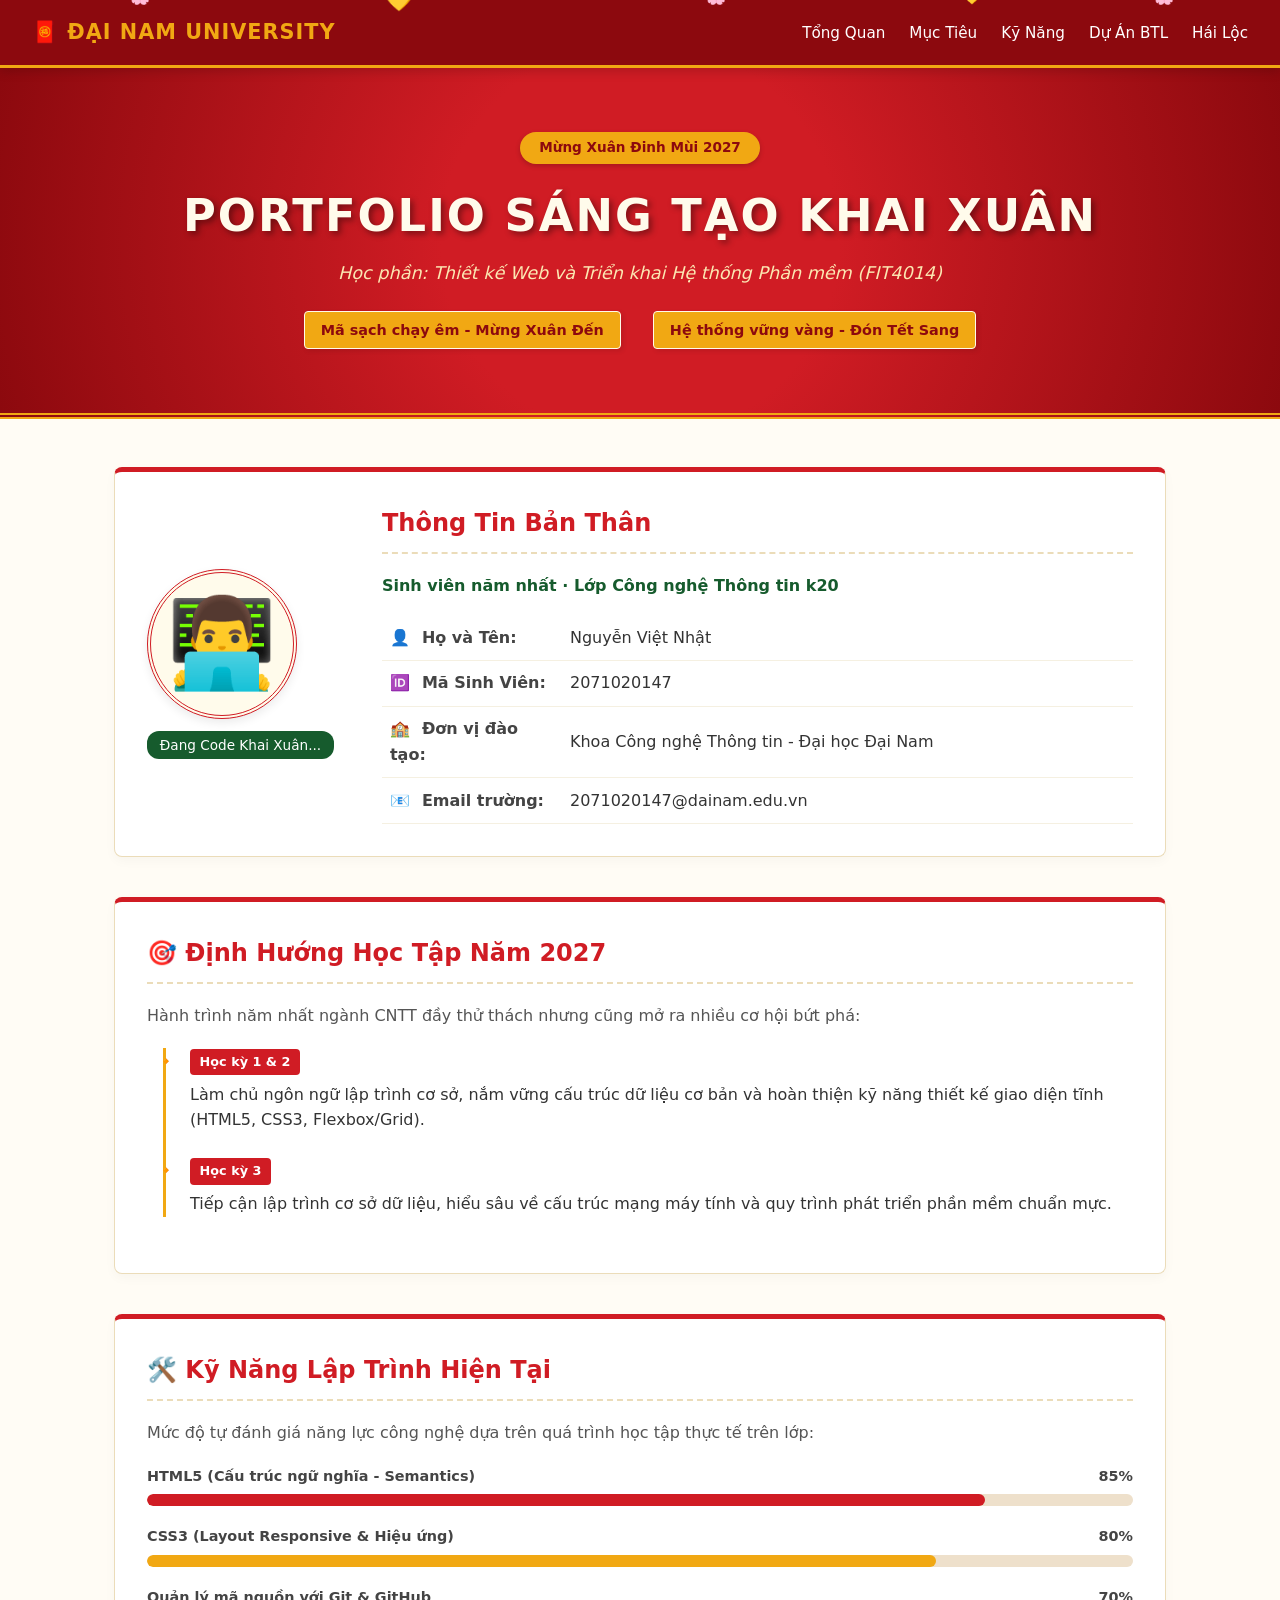
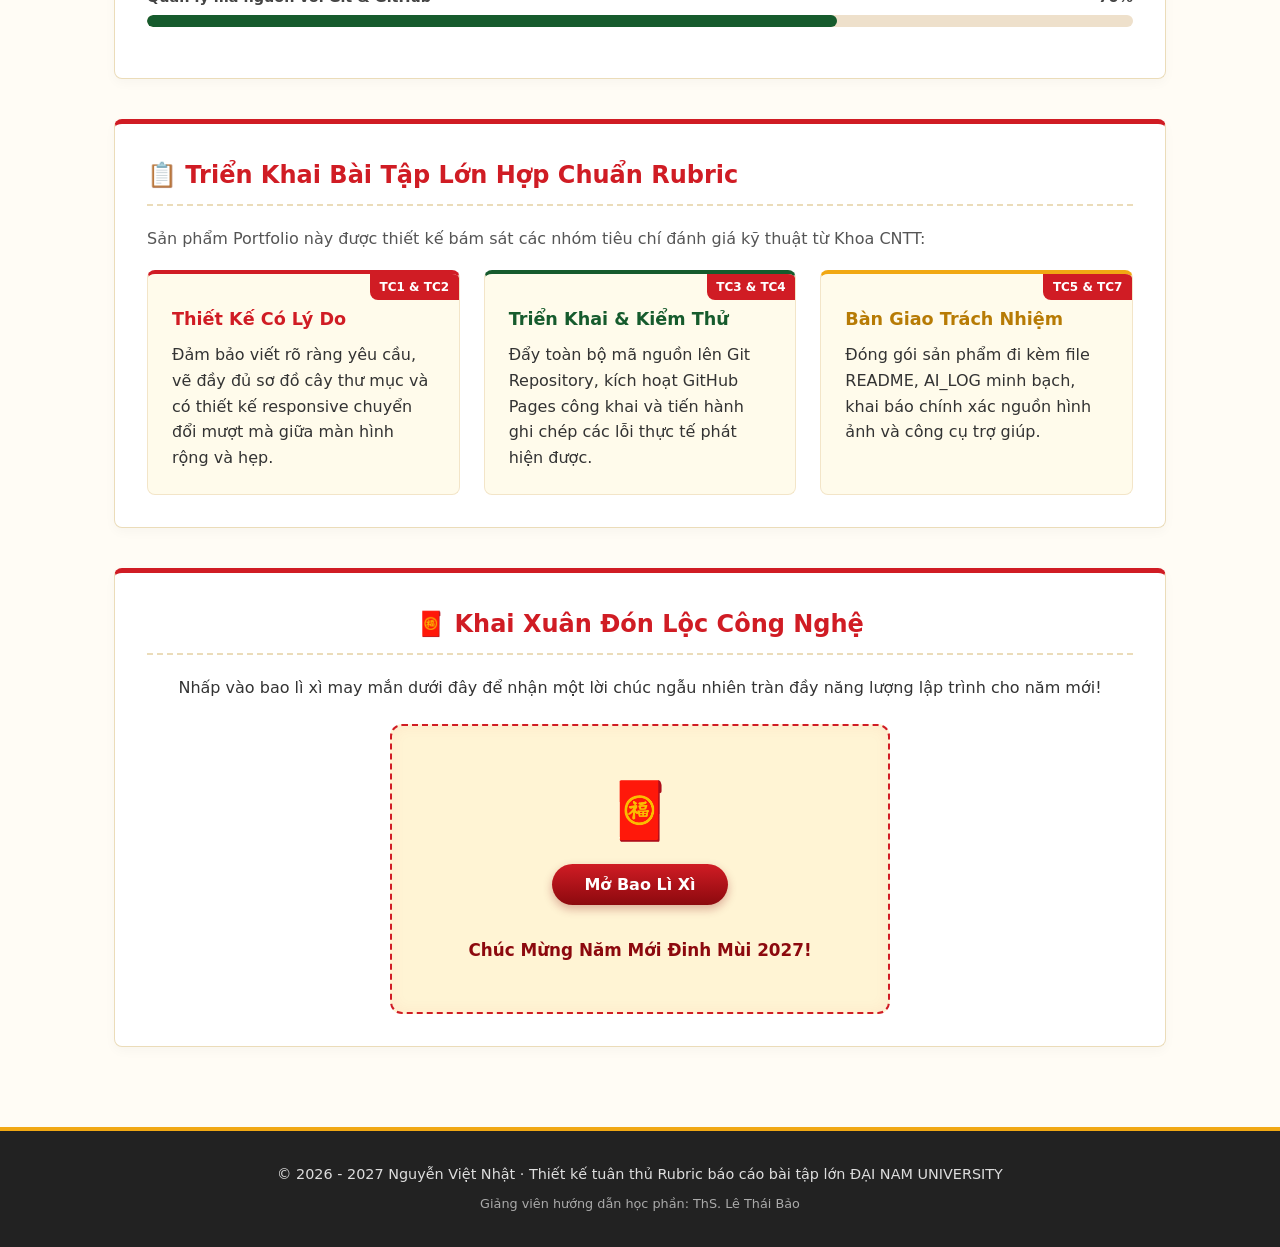
<file: index.html>
<!DOCTYPE html>
<html lang="vi">
<head>
    <meta charset="UTF-8">
    <meta name="viewport" content="width=device-width, initial-scale=1.0">
    <title>Chương Trình Khai Xuân - Portfolio Sinh Viên CNTT 2027</title>
    <link rel="stylesheet" href="./css/style.css">
</head>
<body>

    <div class="blossom-container">
        <div class="petal">🌸</div>
        <div class="petal">💛</div>
        <div class="petal">🌸</div>
        <div class="petal">💛</div>
        <div class="petal">🌸</div>
    </div>

    <nav class="navbar">
        <div class="nav-logo">🧧 ĐẠI NAM UNIVERSITY</div>
        <ul class="nav-links">
            <li><a href="#tong-quan">Tổng Quan</a></li>
            <li><a href="#muc-tieu">Mục Tiêu</a></li>
            <li><a href="#ky-nang">Kỹ Năng</a></li>
            <li><a href="#du-an">Dự Án BTL</a></li>
            <li><a href="#hai-loc">Hái Lộc</a></li>
        </ul>
    </nav>

    <header>
        <div class="header-overlay">
            <span class="tet-badge">Mừng Xuân Đinh Mùi 2027</span>
            <h1>PORTFOLIO SÁNG TẠO KHAI XUÂN</h1>
            <p>Học phần: Thiết kế Web và Triển khai Hệ thống Phần mềm (FIT4014)</p>
            <div class="couplet-container">
                <div class="couplet-text">Mã sạch chạy êm - Mừng Xuân Đến</div>
                <div class="couplet-text">Hệ thống vững vàng - Đón Tết Sang</div>
            </div>
        </div>
    </header>

    <div class="container">
        
        <section id="tong-quan" class="profile-section">
            <div class="profile-grid">
                <div class="avatar-wrapper">
                    <div class="avatar-emoticon">👨‍💻</div>
                    <div class="lucky-status">Đang Code Khai Xuân...</div>
                </div>
                <div class="profile-details">
                    <h2 class="section-title">Thông Tin Bản Thân</h2>
                    <p class="role-text">Sinh viên năm nhất · Lớp Công nghệ Thông tin k20</p>
                    
                    <div class="table-container">
                        <table class="info-table">
                            <tr>
                                <td><i class="icon">👤</i> Họ và Tên:</td>
                                <td>Nguyễn Việt Nhật</td>
                            </tr>
                            <tr>
                                <td><i class="icon">🆔</i> Mã Sinh Viên:</td>
                                <td>2071020147</td>
                            </tr>
                            <tr>
                                <td><i class="icon">🏫</i> Đơn vị đào tạo:</td>
                                <td>Khoa Công nghệ Thông tin - Đại học Đại Nam</td>
                            </tr>
                            <tr>
                                <td><i class="icon">📧</i> Email trường:</td>
                                <td>2071020147@dainam.edu.vn</td>
                            </tr>
                        </table>
                    </div>
                </div>
            </div>
        </section>

        <section id="muc-tieu">
            <h3 class="section-title">🎯 Định Hướng Học Tập Năm 2027</h3>
            <p class="intro-p">Hành trình năm nhất ngành CNTT đầy thử thách nhưng cũng mở ra nhiều cơ hội bứt phá:</p>
            <div class="timeline">
                <div class="timeline-node">
                    <div class="node-badge">Học kỳ 1 & 2</div>
                    <p>Làm chủ ngôn ngữ lập trình cơ sở, nắm vững cấu trúc dữ liệu cơ bản và hoàn thiện kỹ năng thiết kế giao diện tĩnh (HTML5, CSS3, Flexbox/Grid).</p>
                </div>
                <div class="timeline-node">
                    <div class="node-badge">Học kỳ 3</div>
                    <p>Tiếp cận lập trình cơ sở dữ liệu, hiểu sâu về cấu trúc mạng máy tính và quy trình phát triển phần mềm chuẩn mực.</p>
                </div>
            </div>
        </section>

        <section id="ky-nang">
            <h3 class="section-title">🛠️ Kỹ Năng Lập Trình Hiện Tại</h3>
            <p class="intro-p">Mức độ tự đánh giá năng lực công nghệ dựa trên quá trình học tập thực tế trên lớp:</p>
            
            <div class="skill-box">
                <div class="skill-header">
                    <span>HTML5 (Cấu trúc ngữ nghĩa - Semantics)</span>
                    <span>85%</span>
                </div>
                <div class="progress-bar"><div class="progress-fill" style="width: 85%;"></div></div>
            </div>

            <div class="skill-box">
                <div class="skill-header">
                    <span>CSS3 (Layout Responsive & Hiệu ứng)</span>
                    <span>80%</span>
                </div>
                <div class="progress-bar"><div class="progress-fill" style="width: 80%; background-color: var(--gold-tet);"></div></div>
            </div>

            <div class="skill-box">
                <div class="skill-header">
                    <span>Quản lý mã nguồn với Git & GitHub</span>
                    <span>70%</span>
                </div>
                <div class="progress-bar"><div class="progress-fill" style="width: 70%; background-color: var(--green-tet);"></div></div>
            </div>
        </section>

        <section id="du-an">
            <h3 class="section-title">📋 Triển Khai Bài Tập Lớn Hợp Chuẩn Rubric</h3>
            <p class="intro-p">Sản phẩm Portfolio này được thiết kế bám sát các nhóm tiêu chí đánh giá kỹ thuật từ Khoa CNTT:</p>
            
            <div class="cards-grid">
                <div class="card font-red">
                    <div class="card-tag">TC1 & TC2</div>
                    <h5>Thiết Kế Có Lý Do</h5>
                    <p>Đảm bảo viết rõ ràng yêu cầu, vẽ đầy đủ sơ đồ cây thư mục và có thiết kế responsive chuyển đổi mượt mà giữa màn hình rộng và hẹp.</p>
                </div>
                <div class="card font-green">
                    <div class="card-tag">TC3 & TC4</div>
                    <h5>Triển Khai & Kiểm Thử</h5>
                    <p>Đẩy toàn bộ mã nguồn lên Git Repository, kích hoạt GitHub Pages công khai và tiến hành ghi chép các lỗi thực tế phát hiện được.</p>
                </div>
                <div class="card font-gold">
                    <div class="card-tag">TC5 & TC7</div>
                    <h5>Bàn Giao Trách Nhiệm</h5>
                    <p>Đóng gói sản phẩm đi kèm file README, AI_LOG minh bạch, khai báo chính xác nguồn hình ảnh và công cụ trợ giúp.</p>
                </div>
            </div>
        </section>

        <section id="hai-loc" class="wishes-section">
            <h3 class="section-title">🧧 Khai Xuân Đón Lộc Công Nghệ</h3>
            <p>Nhấp vào bao lì xì may mắn dưới đây để nhận một lời chúc ngẫu nhiên tràn đầy năng lượng lập trình cho năm mới!</p>
            
            <div class="interactive-envelope" onclick="generateWish()">
                <div class="envelope-cap">🧧</div>
                <button class="action-btn">Mở Bao Lì Xì</button>
                <div id="wishes-output" class="wishes-output-text">Chúc Mừng Năm Mới Đinh Mùi 2027!</div>
            </div>
        </section>
    </div>

    <footer>
        <div class="footer-content">
            <p>© 2026 - 2027 Nguyễn Việt Nhật · Thiết kế tuân thủ Rubric báo cáo bài tập lớn ĐẠI NAM UNIVERSITY</p>
            <p style="font-size: 0.8rem; margin-top: 0.5rem; color: #aaa;">Giảng viên hướng dẫn học phần: ThS. Lê Thái Bảo</p>
        </div>
    </footer>

    <script>
        function generateWish() {
            const wishes = [
                "🌸 Chúc bạn năm mới Code chạy mượt mà, không dính lỗi logic, vạn sự hanh thông!",
                "🧧 Chúc bạn đạt điểm tối đa A+ môn Thiết kế Web và Triển khai HTPM học kỳ này!",
                "🚀 Năm mới làm chủ thành thạo Git/GitHub, xây dựng kho dự án hoành tráng!",
                "🎯 Chúc bạn tư duy logic thăng tiến, học đến đâu hiểu đến đấy, mở lối thành công!",
                "🌾 Xuân Đinh Mùi 2027: Sức khỏe dồi dào, đam mê rực cháy, chinh phục mọi ngôn ngữ lập trình!"
            ];
            const randomIndex = Math.floor(Math.random() * wishes.length);
            const outputElement = document.getElementById("wishes-output");
            
            // Tạo hiệu ứng đổi chữ mượt mà
            outputElement.style.opacity = 0;
            setTimeout(() => {
                outputElement.innerText = wishes[randomIndex];
                outputElement.style.opacity = 1;
            }, 200);
        }
    </script>
</body>
</html>
</file>
<file: css/style.css>
:root {
    --red-tet: #d01c24;
    --red-dark: #8c090e;
    --gold-tet: #f1a813;
    --gold-light: #fffbeb;
    --green-tet: #165b2d;
    --dark-grey: #222222;
    --text-color: #333333;
    --bg-creamy: #fffcf5;
}

* {
    margin: 0;
    padding: 0;
    box-sizing: border-box;
    scroll-behavior: smooth;
    font-family: 'Segoe UI', system-ui, -apple-system, sans-serif;
}

body {
    background-color: var(--bg-creamy);
    color: var(--text-color);
    line-height: 1.6;
    overflow-x: hidden;
}

.blossom-container {
    position: fixed;
    top: 0;
    left: 0;
    width: 100%;
    height: 100%;
    pointer-events: none;
    z-index: 9999;
}

.petal {
    position: absolute;
    top: -20px;
    font-size: 1.2rem;
    animation: fall linear infinite;
    user-select: none;
}

.petal:nth-child(1) { left: 10%; animation-duration: 8s; animation-delay: 0s; }
.petal:nth-child(2) { left: 30%; animation-duration: 11s; animation-delay: 1s; font-size: 1.5rem; }
.petal:nth-child(3) { left: 55%; animation-duration: 9s; animation-delay: 0.5s; }
.petal:nth-child(4) { left: 75%; animation-duration: 13s; animation-delay: 2s; }
.petal:nth-child(5) { left: 90%; animation-duration: 10s; animation-delay: 1.5s; }

@keyframes fall {
    0% {
        transform: translateY(0) rotate(0deg);
        opacity: 1;
    }
    90% {
        opacity: 0.9;
    }
    100% {
        transform: translateY(105vh) rotate(360deg);
        opacity: 0;
    }
}

.navbar {
    background-color: var(--red-dark);
    border-bottom: 3px solid var(--gold-tet);
    padding: 1rem 2rem;
    display: flex;
    justify-content: space-between;
    align-items: center;
    position: sticky;
    top: 0;
    z-index: 1000;
    box-shadow: 0 4px 10px rgba(0,0,0,0.15);
}

.nav-logo {
    color: var(--gold-tet);
    font-weight: bold;
    font-size: 1.3rem;
    letter-spacing: 1px;
}

.nav-links {
    display: flex;
    list-style: none;
    gap: 1.5rem;
}

.nav-links a {
    color: white;
    text-decoration: none;
    font-size: 0.95rem;
    font-weight: 500;
    transition: color 0.3s;
}

.nav-links a:hover {
    color: var(--gold-tet);
}

header {
    background: radial-gradient(circle, var(--red-tet) 30%, var(--red-dark) 100%);
    color: white;
    text-align: center;
    padding: 4rem 1rem;
    position: relative;
    border-bottom: 6px double var(--gold-tet);
}

.tet-badge {
    background-color: var(--gold-tet);
    color: var(--red-dark);
    padding: 0.3rem 1.2rem;
    font-weight: bold;
    border-radius: 20px;
    font-size: 0.85rem;
    display: inline-block;
    margin-bottom: 1rem;
    box-shadow: 0 2px 5px rgba(0,0,0,0.2);
}

header h1 {
    font-size: 2.8rem;
    letter-spacing: 2px;
    color: var(--gold-light);
    text-shadow: 3px 3px 6px rgba(0, 0, 0, 0.4);
    margin-bottom: 0.5rem;
}

header p {
    color: #fce7b2;
    font-size: 1.1rem;
    font-style: italic;
    max-width: 700px;
    margin: 0 auto 1.5rem auto;
}

.couplet-container {
    display: flex;
    justify-content: center;
    gap: 2rem;
    margin-top: 1.5rem;
}

.couplet-text {
    background-color: var(--gold-tet);
    color: var(--red-dark);
    padding: 0.4rem 1rem;
    font-weight: bold;
    font-size: 0.9rem;
    border-radius: 4px;
    border: 1px solid var(--gold-light);
    box-shadow: 2px 2px 5px rgba(0,0,0,0.1);
}

.container {
    max-width: 1100px;
    margin: 3rem auto;
    padding: 0 1.5rem;
}

section {
    background: white;
    border: 1px solid #ebdcb9;
    border-top: 5px solid var(--red-tet);
    border-radius: 8px;
    padding: 2rem;
    margin-bottom: 2.5rem;
    box-shadow: 0 4px 12px rgba(0,0,0,0.03);
}

.section-title {
    color: var(--red-tet);
    font-size: 1.5rem;
    margin-bottom: 1.2rem;
    border-bottom: 2px dashed #ebdcb9;
    padding-bottom: 0.6rem;
}

.intro-p {
    margin-bottom: 1.2rem;
    color: #555;
}

.profile-grid {
    display: flex;
    align-items: center;
    gap: 3rem;
}

.avatar-wrapper {
    text-align: center;
    flex-shrink: 0;
}

.avatar-emoticon {
    font-size: 5.5rem;
    background: var(--gold-light);
    width: 150px;
    height: 150px;
    display: flex;
    align-items: center;
    justify-content: center;
    border-radius: 50%;
    border: 4px double var(--red-tet);
    box-shadow: 0 4px 10px rgba(0,0,0,0.08);
}

.lucky-status {
    margin-top: 0.8rem;
    font-size: 0.85rem;
    background-color: var(--green-tet);
    color: white;
    padding: 0.2rem 0.8rem;
    border-radius: 12px;
    display: inline-block;
}

.profile-details {
    flex-grow: 1;
}

.role-text {
    font-weight: bold;
    color: var(--green-tet);
    margin-bottom: 1rem;
}

.table-container {
    width: 100%;
}

.info-table {
    width: 100%;
    border-collapse: collapse;
}

.info-table td {
    padding: 0.6rem 0.5rem;
    border-bottom: 1px solid #f5f0e1;
    vertical-align: middle;
}

.info-table td:first-child {
    font-weight: 600;
    color: #444;
    width: 180px;
}

.info-table .icon {
    margin-right: 0.4rem;
    font-style: normal;
}

.timeline {
    border-left: 3px solid var(--gold-tet);
    margin-left: 1rem;
    padding-left: 1.5rem;
}

.timeline-node {
    position: relative;
    margin-bottom: 1.5rem;
}

.node-badge {
    background-color: var(--red-tet);
    color: white;
    font-weight: bold;
    font-size: 0.8rem;
    padding: 0.2rem 0.6rem;
    border-radius: 4px;
    display: inline-block;
    margin-bottom: 0.4rem;
}

.timeline-node::before {
    content: "🔸";
    position: absolute;
    left: -33px;
    top: 2px;
    font-size: 0.9rem;
}

.skill-box {
    margin-bottom: 1.2rem;
}

.skill-header {
    display: flex;
    justify-content: space-between;
    font-size: 0.9rem;
    font-weight: 600;
    margin-bottom: 0.4rem;
    color: #444;
}

.progress-bar {
    background-color: #eee0cb;
    height: 12px;
    border-radius: 6px;
    overflow: hidden;
}

.progress-fill {
    background-color: var(--red-tet);
    height: 100%;
    border-radius: 6px;
    transition: width 1s ease-in-out;
}

.cards-grid {
    display: grid;
    grid-template-columns: repeat(auto-fit, minmax(280px, 1fr));
    gap: 1.5rem;
    margin-top: 1rem;
}

.card {
    background: var(--gold-light);
    border: 1px solid #f3e5c8;
    border-radius: 8px;
    padding: 1.5rem;
    position: relative;
    overflow: hidden;
}

.card-tag {
    position: absolute;
    top: 0;
    right: 0;
    background: var(--red-tet);
    color: white;
    font-size: 0.75rem;
    font-weight: bold;
    padding: 0.2rem 0.6rem;
    border-bottom-left-radius: 8px;
}

.card h5 {
    font-size: 1.1rem;
    margin-bottom: 0.6rem;
    margin-top: 0.4rem;
}

.card.font-red {
    border-top: 4px solid var(--red-tet);
}

.card.font-red h5 {
    color: var(--red-tet);
}

.card.font-green {
    border-top: 4px solid var(--green-tet);
}

.card.font-green h5 {
    color: var(--green-tet);
}

.card.font-gold {
    border-top: 4px solid var(--gold-tet);
}

.card.font-gold h5 {
    color: #b77b05;
}


.wishes-section {
    text-align: center;
}

.interactive-envelope {
    background-color: #fff4d4;
    border: 2px dashed var(--red-tet);
    border-radius: 12px;
    padding: 2.5rem 1.5rem;
    max-width: 500px;
    margin: 1.5rem auto 0 auto;
    box-shadow: inset 0 0 15px rgba(208,28,36,0.05);
}

.envelope-cap {
    font-size: 3.5rem;
    margin-bottom: 0.5rem;
    animation: bounce 2s infinite;
}

@keyframes bounce {
    0%, 100% { transform: translateY(0); }
    50% { transform: translateY(-8px); }
}

.action-btn {
    background: linear-gradient(180deg, var(--red-tet), var(--red-dark));
    color: white;
    font-weight: bold;
    font-size: 1rem;
    padding: 0.7rem 2rem;
    border: none;
    border-radius: 25px;
    cursor: pointer;
    box-shadow: 0 4px 10px rgba(140,9,14,0.3);
    transition: transform 0.2s, box-shadow 0.2s;
}

.action-btn:hover {
    transform: scale(1.03);
    box-shadow: 0 6px 14px rgba(140,9,14,0.4);
}

.wishes-output-text {
    margin-top: 1.5rem;
    font-size: 1.05rem;
    font-weight: bold;
    color: var(--red-dark);
    padding: 0.5rem;
    transition: opacity 0.2s ease-in-out;
}


footer {
    background-color: var(--dark-grey);
    color: #dddddd;
    padding: 2rem 1rem;
    text-align: center;
    border-top: 4px solid var(--gold-tet);
    margin-top: 5rem;
}

.footer-content p {
    font-size: 0.9rem;
}

@media (max-width: 768px) {
    .navbar {
        flex-direction: column;
        gap: 0.8rem;
        padding: 1rem;
    }
    .nav-links {
        gap: 1rem;
    }
    header h1 {
        font-size: 2rem;
    }
    .couplet-container {
        flex-direction: column;
        gap: 0.5rem;
        align-items: center;
    }
    .profile-grid {
        flex-direction: column;
        text-align: center;
    }
    .info-table td {
        display: block;
        width: 100% !important;
        text-align: center;
        border-bottom: none;
    }
    .info-table td:first-child {
        padding-bottom: 0.2rem;
        color: var(--green-tet);
    }
    .info-table td:last-child {
        padding-top: 0.2rem;
        padding-bottom: 0.8rem;
        border-bottom: 1px dashed #eee;
    }
    .timeline {
        margin-left: 0.5rem;
    }
}
</file>
